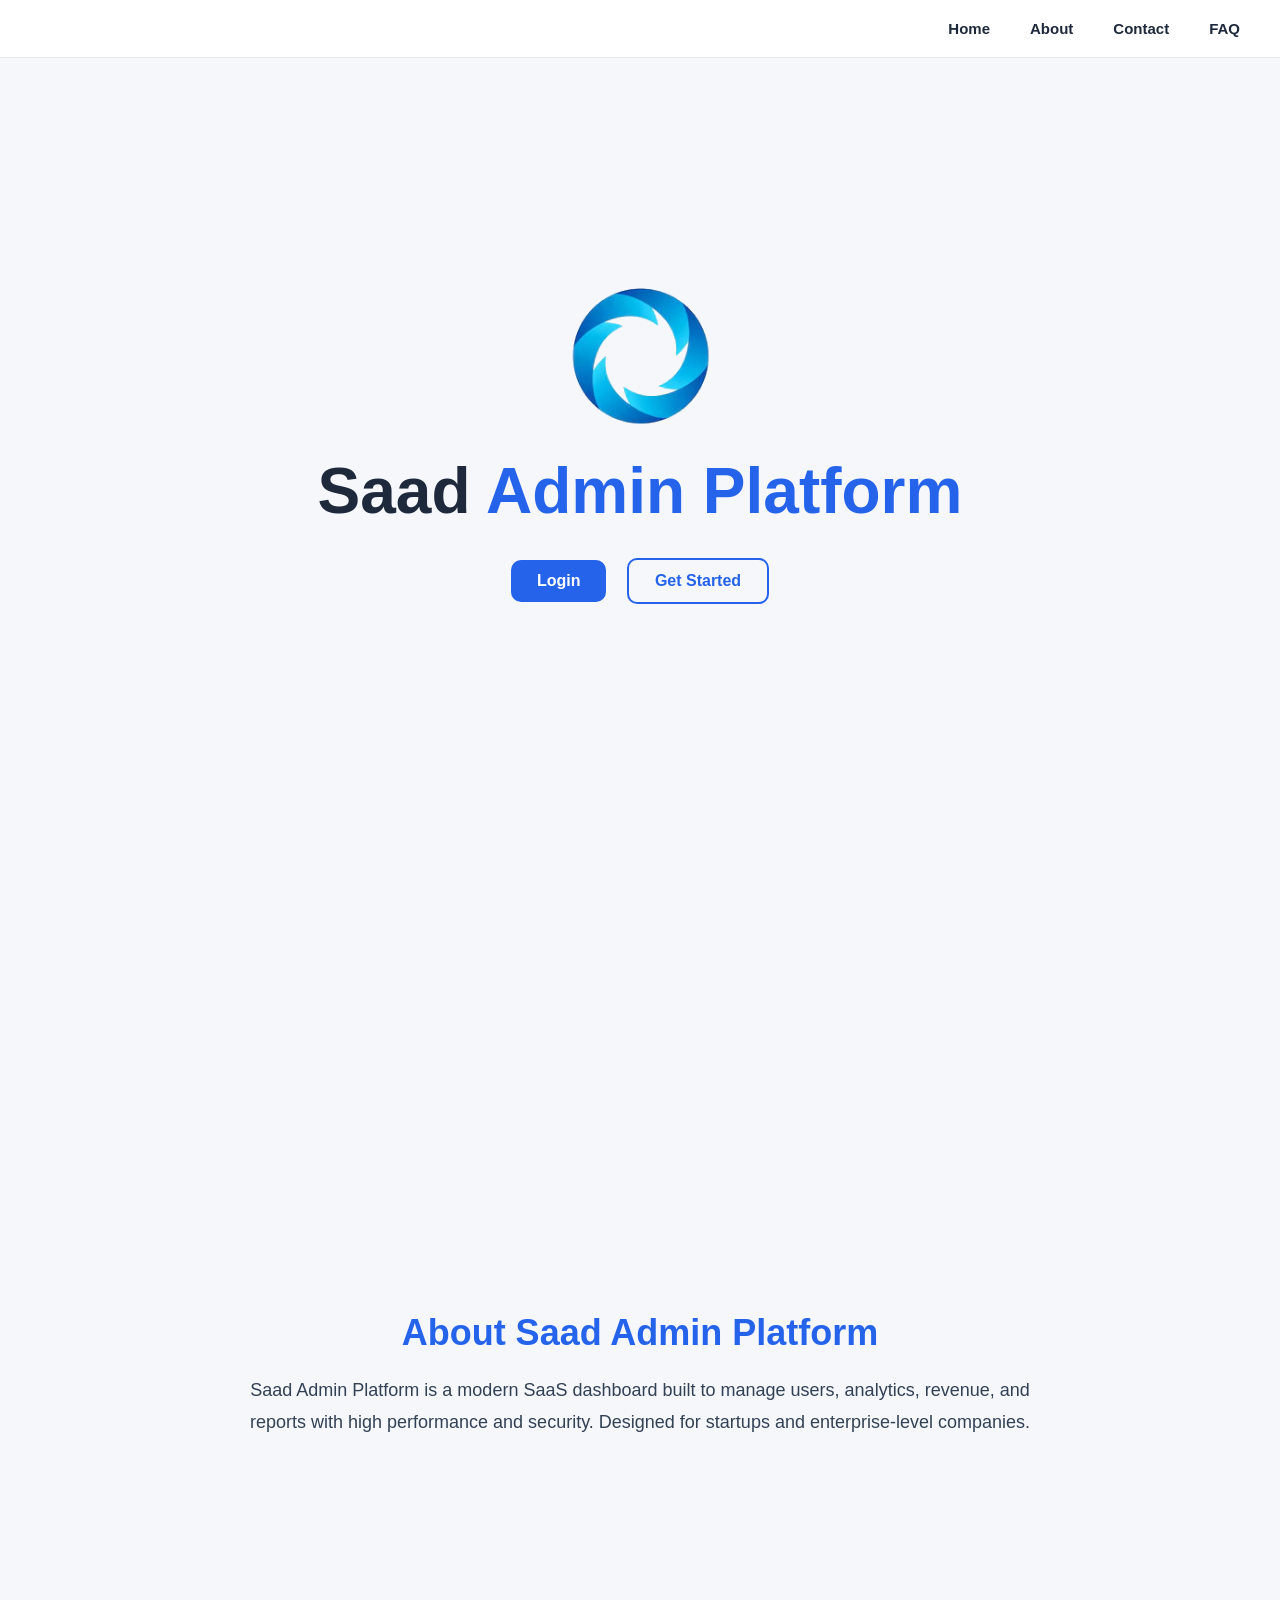
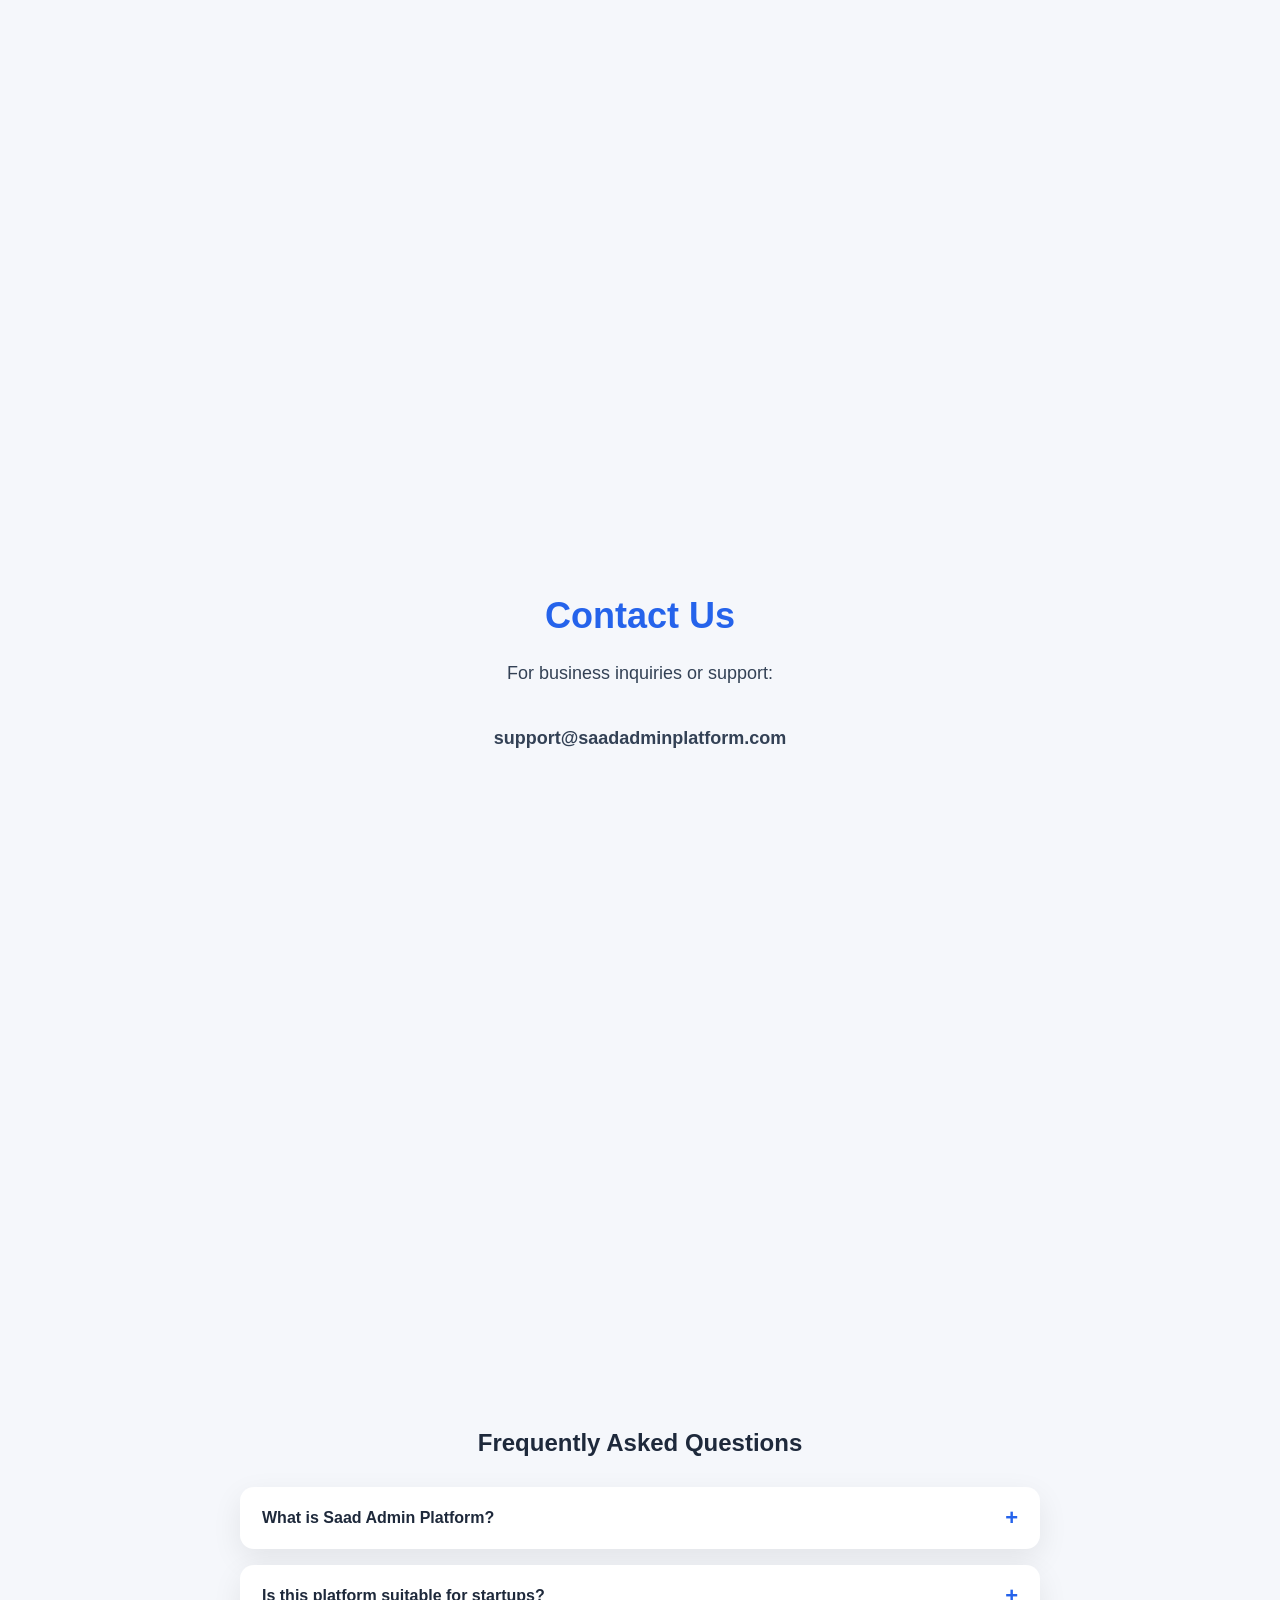
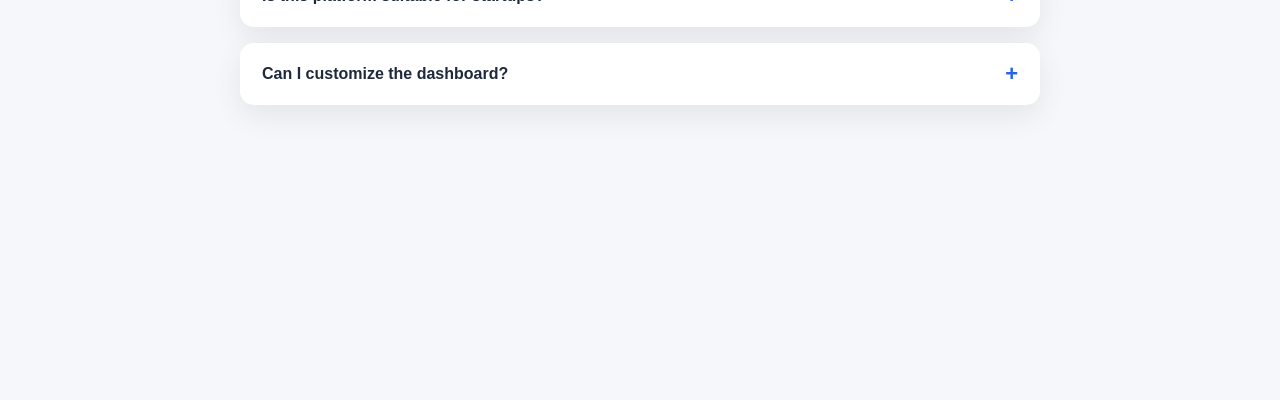
<file: Saad-admin-platform/index.html>
<!DOCTYPE html>
<html lang="en">
<head>
  <meta charset="UTF-8">
  <title>Saad Admin Platform</title>
  <meta name="viewport" content="width=device-width, initial-scale=1.0">

  <style>
    * {
      margin: 0;
      padding: 0;
      box-sizing: border-box;
      font-family: 'Poppins', sans-serif;
    }

    html {
      scroll-behavior: smooth;
    }

    body {
      background: #f5f7fb;
      color: #1e293b;
    }

    /* ================= HEADER ================= */
    header {
      position: fixed;
      top: 0;
      width: 100%;
      background: rgba(255,255,255,0.95);
      backdrop-filter: blur(8px);
      border-bottom: 1px solid #e5e7eb;
      padding: 16px 40px;
      display: flex;
      justify-content: flex-end;
      align-items: center;
      gap: 40px;
      z-index: 1000;
    }

    header a {
      position: relative;
      text-decoration: none;
      color: #1e293b;
      font-weight: 600;
      font-size: 15px;
      padding: 4px 0;
      transition: color 0.3s ease;
    }

    /* Hover احترافي */
    header a::after {
      content: "";
      position: absolute;
      left: 0;
      bottom: -6px;
      width: 0;
      height: 2px;
      background: linear-gradient(90deg, #2563eb, #60a5fa);
      transition: width 0.3s ease;
    }

    header a:hover {
      color: #2563eb;
    }

    header a:hover::after {
      width: 100%;
    }

    /* ================= SECTIONS ================= */
    section {
      min-height: 100vh;
      display: flex;
      align-items: center;
      justify-content: center;
      text-align: center;
      padding: 110px 20px 60px;
    }

    /* ================= HERO ================= */
  /* HERO */
.hero {
  min-height: 100vh;
  display: flex;
  flex-direction: column;
  align-items: center;
  justify-content: center;
  text-align: center;
  padding: 10px 20px 40px; /* زوّد padding-top من 100px → 150px */
}
.hero img {
  max-width: 200px; /* حجم الصورة */
  margin-bottom: 20px; /* مسافة بين الصورة والعنوان */
}

.hero h1 {
  font-size: 64px;
  margin-bottom: 16px;
}

.hero h1 span {
  color: #2563eb;
}

.hero .cta {
  margin-top: 30px;
}

    .btn {
      padding: 12px 26px;
      background: #2563eb;
      color: #fff;
      text-decoration: none;
      border-radius: 10px;
      font-weight: 700;
      margin: 0 8px;
      display: inline-block;
      transition: all 0.25s ease;
    }

    .btn:hover {
      transform: translateY(-2px);
      box-shadow: 0 10px 25px rgba(37,99,235,0.3);
    }

    .btn.outline {
      background: transparent;
      border: 2px solid #2563eb;
      color: #2563eb;
    }

    .btn.outline:hover {
      background: #2563eb;
      color: #fff;
    }

    /* ================= CONTENT ================= */
    .content {
      max-width: 800px;
    }

    .content h2 {
      font-size: 36px;
      margin-bottom: 20px;
      color: #2563eb;
    }

    .content p {
      font-size: 18px;
      line-height: 1.8;
      color: #334155;
    }

    /* ================= FAQ ================= */
    .faq {
      width: 100%;
      max-width: 800px;
      text-align: left;
    }

    .faq-item {
      background: #fff;
      border-radius: 14px;
      margin-bottom: 16px;
      box-shadow: 0 10px 30px rgba(0,0,0,0.08);
      overflow: hidden;
      transition: 0.3s ease;
    }

    .faq-question {
      padding: 18px 22px;
      font-weight: 600;
      cursor: pointer;
      display: flex;
      justify-content: space-between;
      align-items: center;
      color: #1e293b;
    }

    .faq-question span {
      font-size: 22px;
      color: #2563eb;
      transition: transform 0.3s ease;
    }

    .faq-answer {
      max-height: 0;
      overflow: hidden;
      padding: 0 22px;
      color: #475569;
      line-height: 1.7;
      transition: max-height 0.35s ease, padding 0.35s ease;
    }

    .faq-item.active .faq-answer {
      max-height: 200px;
      padding: 0 22px 18px;
    }

    .faq-item.active .faq-question span {
      transform: rotate(45deg);
    }

    /* ================= MOBILE ================= */
    @media (max-width: 600px) {
      .hero h1 {
        font-size: 42px;
      }

      header {
        gap: 20px;
        padding: 14px;
      }
    }
  </style>
</head>

<body>

<!-- HEADER -->
<header>
  <a href="#home">Home</a>
  <a href="#about">About</a>
  <a href="#contact">Contact</a>
  <a href="#faq">FAQ</a>
</header>

<!-- HOME -->
 <section id="home" class="hero">
  <div>
    <img src="assets/gradient-o-logo-pack_23-2148881361.png">
    <h1>Saad <span>Admin Platform</span></h1>

    <div class="cta">
      <a href="login.html" class="btn">Login</a>
      <a href="register.html" class="btn outline">Get Started</a>
    </div>
  </div>
</section>

<!-- ABOUT -->
<section id="about">
  <div class="content">
    <h2>About Saad Admin Platform</h2>
    <p>
      Saad Admin Platform is a modern SaaS dashboard built to manage users,
      analytics, revenue, and reports with high performance and security.
      Designed for startups and enterprise-level companies.
    </p>
  </div>
</section>

<!-- CONTACT -->
<section id="contact">
  <div class="content">
    <h2>Contact Us</h2>
    <p>
      For business inquiries or support:<br><br>
      <strong>support@saadadminplatform.com</strong>
    </p>
  </div>
</section>

<!-- FAQ -->
<section id="faq">
  <div class="faq">
    <h2 style="text-align:center;margin-bottom:30px;">Frequently Asked Questions</h2>

    <div class="faq-item">
      <div class="faq-question">
        What is Saad Admin Platform?
        <span>+</span>
      </div>
      <div class="faq-answer">
        Saad Admin Platform is a SaaS dashboard for managing users, analytics,
        revenue tracking, and reports in one place.
      </div>
    </div>

    <div class="faq-item">
      <div class="faq-question">
        Is this platform suitable for startups?
        <span>+</span>
      </div>
      <div class="faq-answer">
        Yes, it is designed to scale from small startups to large enterprises.
      </div>
    </div>

    <div class="faq-item">
      <div class="faq-question">
        Can I customize the dashboard?
        <span>+</span>
      </div>
      <div class="faq-answer">
        Absolutely. You can customize themes, charts, roles, and permissions.
      </div>
    </div>

  </div>
</section>

<script>
  document.querySelectorAll('.faq-question').forEach(q => {
    q.addEventListener('click', () => {
      q.parentElement.classList.toggle('active');
    });
  });
</script>

</body>
</html>
</file>
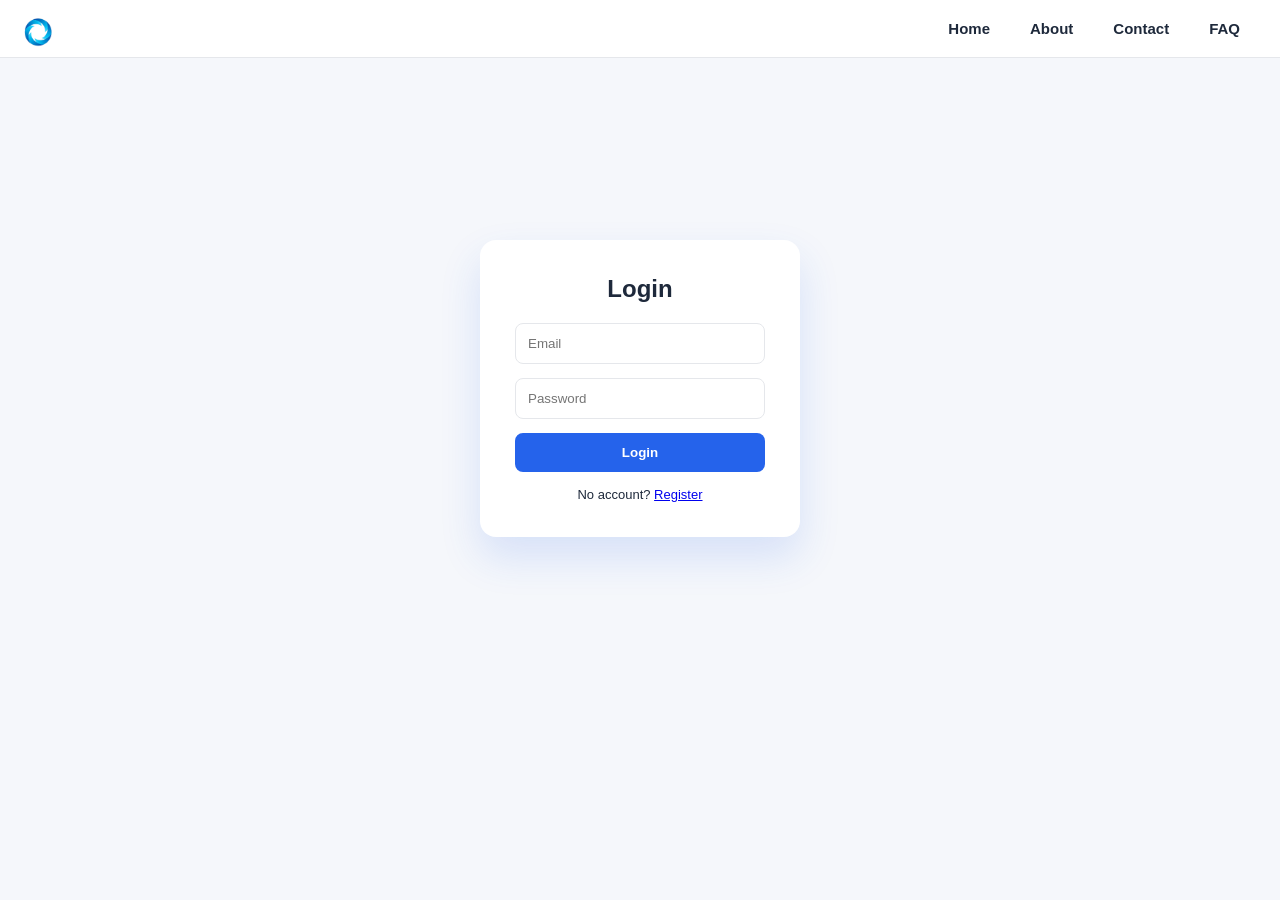
<file: Saad-admin-platform/login.html>
<!DOCTYPE html>
<html lang="en">
<head>
  <meta charset="UTF-8">
  <title>Login | Saad Admin</title>
  <meta name="viewport" content="width=device-width, initial-scale=1.0">
  <link rel="stylesheet" href="css/style.css">
  <header>
     <img class="logo-hero" src="assets/gradient-o-logo-pack_23-2148881361.png">
  <a href="index.html">Home</a>
  <a href="index.html">About</a>
  <a href="index.html">Contact</a>
  <a href="index.html">FAQ</a>
</header>

</head>
<body>

<div class="auth-box">
  <h2>Login</h2>

  <form id="loginForm">
  <input type="email" id="email" placeholder="Email" required>
  <input type="password" id="password" placeholder="Password" required>
  
</form>
 <button id="loginBtn">Login</button>

  <p>No account? <a href="register.html">Register</a></p>
</div>
<script src="js/guard.js"></script>
<script src="js/auth.js"></script>
</body>
</html>
</file>
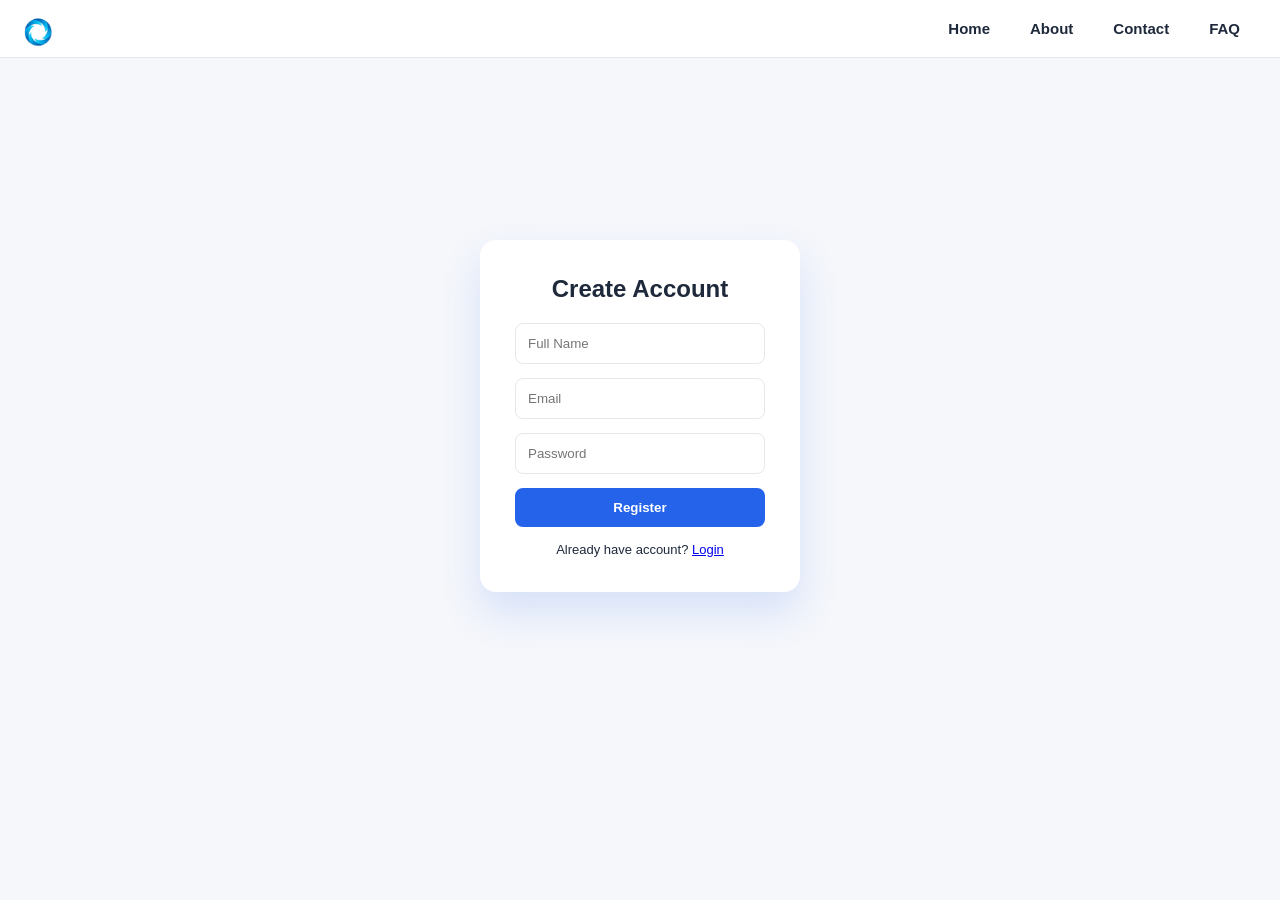
<file: Saad-admin-platform/register.html>
<!DOCTYPE html>
<html lang="en">
<head>
  <meta charset="UTF-8">
  <title>Register | Saad Admin</title>
  <meta name="viewport" content="width=device-width, initial-scale=1.0">
  <link rel="stylesheet" href="css/style.css">
  <header>
    <img class="logo-hero" src="assets/gradient-o-logo-pack_23-2148881361.png">
  <a href="index.html">Home</a>
  <a href="index.html">About</a>
  <a href="index.html">Contact</a>
  <a href="index.html">FAQ</a>
</header>
</head>
<body>

<div class="auth-box">
  <h2>Create Account</h2>

  <input type="text" id="name" placeholder="Full Name">
  <input type="email" id="email" placeholder="Email">
  <input type="password" id="password" placeholder="Password">

  <button onclick="register()">Register</button>

  <p>Already have account? <a href="login.html">Login</a></p>
</div>

<script src="js/auth.js"></script>
</body>
</html>
</file>
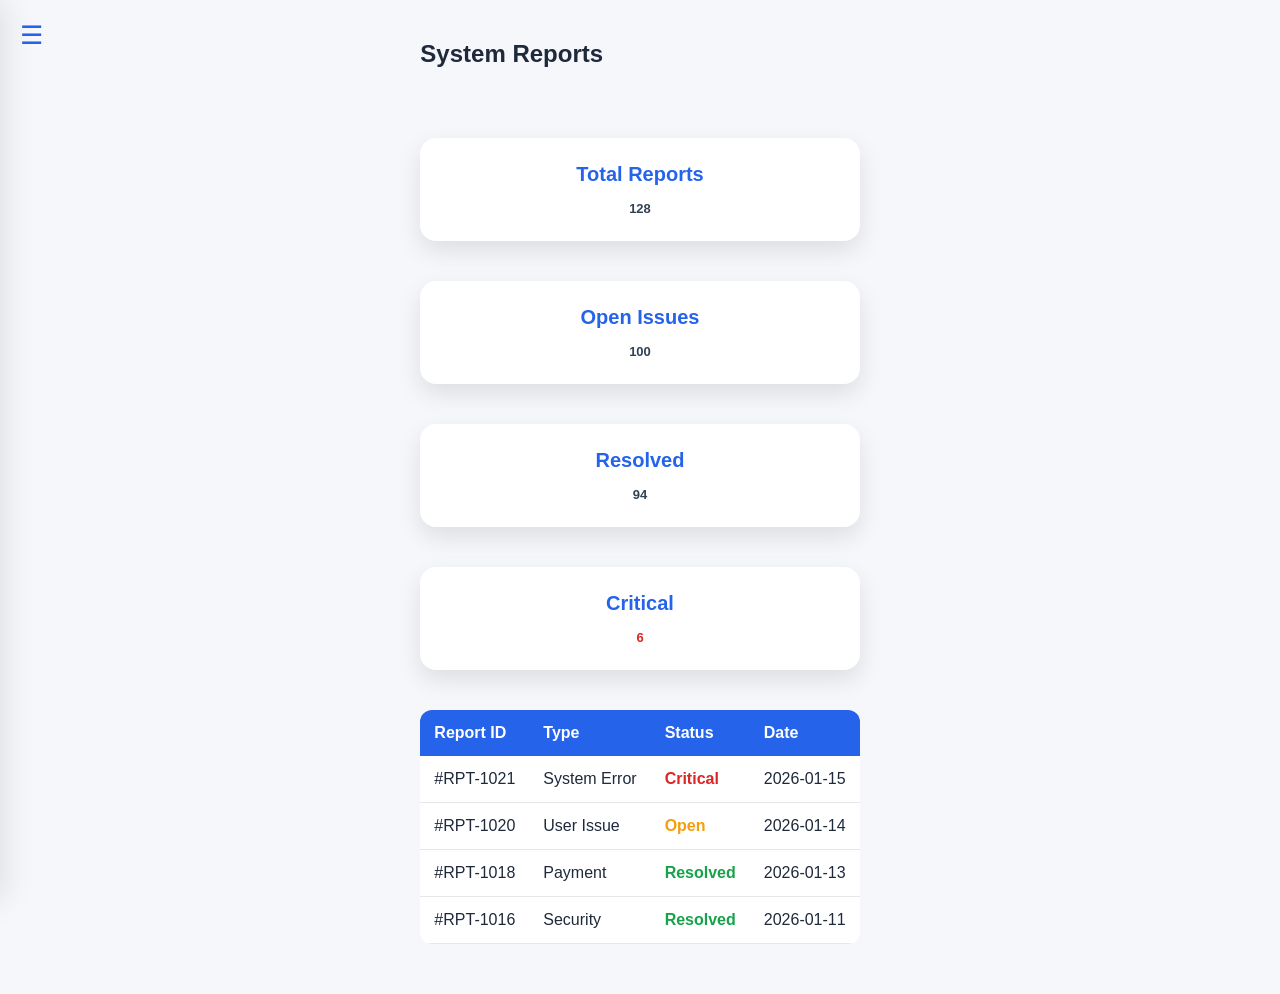
<file: Saad-admin-platform/reports.html>
<!DOCTYPE html>
<html lang="en">
<head>
  <meta charset="UTF-8">
  <title>Reports | Saad Admin Platform</title>
  <meta name="viewport" content="width=device-width, initial-scale=1.0">

  <!-- Main Style -->
  <link rel="stylesheet" href="css/style.css">
</head>
<body>

<button id="menuBtn" class="menu-btn">☰</button>

<!-- السايد منيو -->
<div id="sideMenu" class="side-menu">
  <button id="closeMenu" class="close-btn">✕</button>

  <ul>
    <li><a href="dashboard.html">Dashboard</a></li>
    <li><a href="users.html">Users</a></li>
    <li><a href="reports.html">Reports</a></li>
    <li><a href="settings.html">Settings</a></li>
     <button class="logout-btn" onclick="logout()">Logout</button>
  </aside>
  </ul>
</div>


<!-- المحتوى الرئيسي -->
<div class="dashboard">
  <main class="main">

    <h2 style="margin-bottom: 30px;">System Reports</h2>

    <!-- كروت التقارير -->
    <section class="cards">
      <div class="card">
        <h4>Total Reports</h4>
        <p>128</p>
      </div>

      <div class="card">
        <h4>Open Issues</h4>
        <p class="sss">100</p>
      </div>

      <div class="card">
        <h4>Resolved</h4>
     <p class="sss">94</p>
      </div>

      <div class="card">
        <h4>Critical</h4>
        <p style="color:#dc2626;">6</p>
      </div>
    </section>

    <!-- جدول التقارير -->
    <table class="users-table" style="margin-top:40px;">
      <thead>
        <tr>
          <th>Report ID</th>
          <th>Type</th>
          <th>Status</th>
          <th>Date</th>
        </tr>
      </thead>

      <tbody>
        <tr>
          <td>#RPT-1021</td>
          <td>System Error</td>
          <td style="color:#dc2626;font-weight:600;">Critical</td>
          <td>2026-01-15</td>
        </tr>

        <tr>
          <td>#RPT-1020</td>
          <td>User Issue</td>
          <td style="color:#f59e0b;font-weight:600;">Open</td>
          <td>2026-01-14</td>
        </tr>

        <tr>
          <td>#RPT-1018</td>
          <td>Payment</td>
          <td style="color:#16a34a;font-weight:600;">Resolved</td>
          <td>2026-01-13</td>
        </tr>

        <tr>
          <td>#RPT-1016</td>
          <td>Security</td>
          <td style="color:#16a34a;font-weight:600;">Resolved</td>
          <td>2026-01-11</td>
        </tr>
      </tbody>
    </table>

  </main>
</div>

<!-- JavaScript -->
<script>
const menuBtn = document.getElementById("menuBtn");
const sideMenu = document.getElementById("sideMenu");
const closeMenu = document.getElementById("closeMenu");
const overlay = document.getElementById("overlay");

menuBtn.addEventListener("click", () => {
  sideMenu.classList.add("active");
  overlay.classList.add("active");
  
});

closeMenu.addEventListener("click", closeSideMenu);
overlay.addEventListener("click", closeSideMenu);

function closeSideMenu() {
  sideMenu.classList.remove("active");
  overlay.classList.remove("active");
}
const users = [
  { name: "Admin", email: "admin@test.com", role: "Admin" },
  { name: "User", email: "user@test.com", role: "User" }
];
function logout() {
  localStorage.removeItem("auth");
  window.location.href = "login.html";
}

</script>
<script>
document.addEventListener('DOMContentLoaded', () => {
  const savedTheme = localStorage.getItem('theme');
  const savedLang  = localStorage.getItem('lang');
  const sideMenuEl = document.getElementById('sideMenu');

  // ===== APPLY THEME =====
  if(savedTheme === 'dark'){
    document.body.classList.add('dark-mode');
    if(sideMenuEl) sideMenuEl.classList.add('dark-mode');
  }

  // ===== APPLY LANGUAGE =====
  if(savedLang === 'ar'){
    document.body.dir = 'rtl';
  } else {
    document.body.dir = 'ltr';
  }
});
</script>
</body>
</html>
</file>
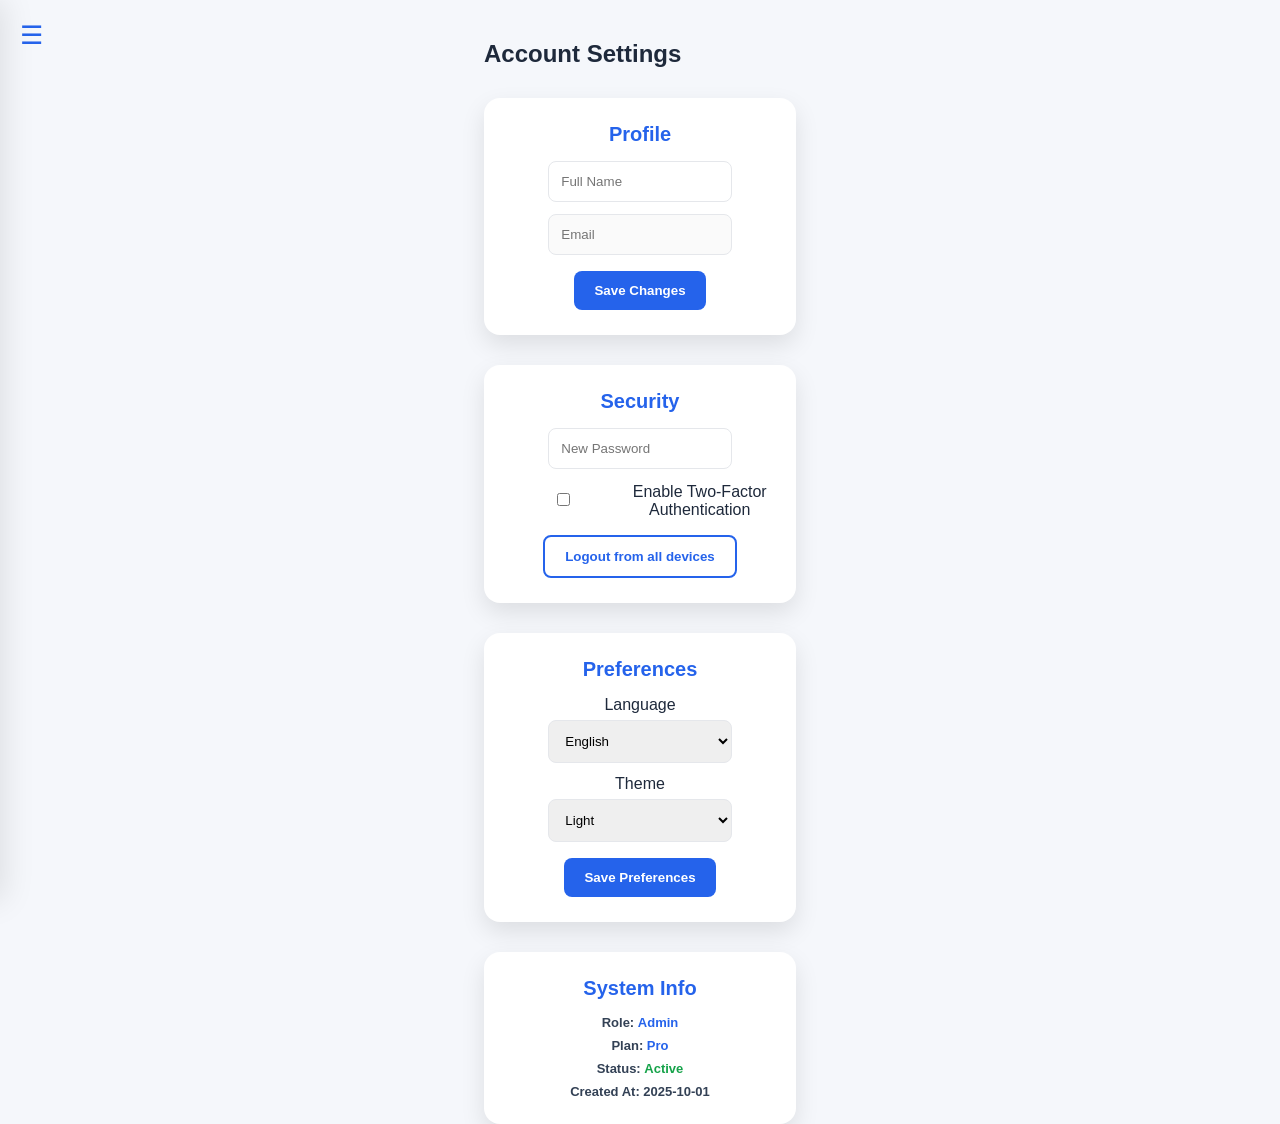
<file: Saad-admin-platform/settings.html>
<!DOCTYPE html>
<html lang="en">
<head>
  <meta charset="UTF-8">
  <title>Settings | Saad Admin Platform</title>
  <meta name="viewport" content="width=device-width, initial-scale=1.0">
  <link rel="stylesheet" href="css/style.css">
</head>
<body>
<button id="menuBtn" class="menu-btn">☰</button>

<!-- السايد منيو -->
<div id="sideMenu" class="side-menu">
  <button id="closeMenu" class="close-btn">✕</button>

  <ul>
    <li><a href="dashboard.html">Dashboard</a></li>
    <li><a href="users.html">Users</a></li>
    <li><a href="reports.html">Reports</a></li>
    <li><a href="settings.html">Settings</a></li>
     <button class="logout-btn" onclick="logout()">Logout</button>
  </aside>
  </ul>
</div>

<div class="dashboard">
  <main class="main">

    <h2 style="margin-bottom:30px;">Account Settings</h2>

    <!-- PROFILE -->
    <div class="card" style="margin-bottom:30px;">
      <h4>Profile</h4>
      <input type="text" placeholder="Full Name" style="margin-top:12px;">
      <input type="email" placeholder="Email" disabled style="margin-top:12px;">
      <button class="btn" style="margin-top:16px;">Save Changes</button>
    </div>

    <!-- SECURITY -->
    <div class="card" style="margin-bottom:30px;">
      <h4>Security</h4>
      <input type="password" placeholder="New Password" style="margin-top:12px;">
      <label style="display:flex;align-items:center;gap:10px;margin-top:14px;">
        <input type="checkbox"> Enable Two-Factor Authentication
      </label>
      <button class="btn outline" style="margin-top:16px;">Logout from all devices</button>
    </div>

    <!-- PREFERENCES -->
    <!-- PREFERENCES -->
<div class="card" style="margin-bottom:30px;">
  <h4>Preferences</h4>

  <label for="langSelect" style="margin-top:12px;display:block;">Language</label>
  <select id="langSelect" style="margin-top:6px;">
    <option value="en">English</option>
    
  </select>

  <label for="themeSelect" style="margin-top:12px;display:block;">Theme</label>
  <select id="themeSelect" style="margin-top:6px;">
    <option value="light">Light</option>
    <option value="dark">Dark</option>
  </select>

  <button id="savePrefs" class="btn" style="margin-top:16px;">Save Preferences</button>
</div>

    <!-- SYSTEM INFO -->
    <div class="card">
      <h4>System Info</h4>
      <p>Role: <strong>Admin</strong></p>
      <p>Plan: <strong>Pro</strong></p>
      <p>Status: <strong style="color:#16a34a;">Active</strong></p>
      <p>Created At: 2025-10-01</p>
    </div>

  </main>
</div>

<script>
const menuBtn = document.getElementById("menuBtn");
const sideMenu = document.getElementById("sideMenu");
const closeMenu = document.getElementById("closeMenu");
const overlay = document.getElementById("overlay");

menuBtn.addEventListener("click", () => {
  sideMenu.classList.add("active");
  overlay.classList.add("active");
  
});

closeMenu.addEventListener("click", closeSideMenu);
overlay.addEventListener("click", closeSideMenu);

function closeSideMenu() {
  sideMenu.classList.remove("active");
  overlay.classList.remove("active");
}
const users = [
  { name: "Admin", email: "admin@test.com", role: "Admin" },
  { name: "User", email: "user@test.com", role: "User" }
];

function logout() {
  localStorage.removeItem("auth");
  window.location.href = "login.html";
}

</script>
<script>
const saveBtn = document.getElementById('savePrefs');
const langSelect = document.getElementById('langSelect');
const themeSelect = document.getElementById('themeSelect');
const sideMenuEl = document.getElementById('sideMenu');

saveBtn.addEventListener('click', () => {

  // ===== LANGUAGE =====
  if(langSelect.value === 'ar'){
    document.body.dir = 'rtl';
    localStorage.setItem('lang', 'ar');
  } else {
    document.body.dir = 'ltr';
    localStorage.setItem('lang', 'en');
  }

  // ===== THEME =====
  if(themeSelect.value === 'dark'){
    document.body.classList.add('dark-mode');
    sideMenuEl.classList.add('dark-mode');
    localStorage.setItem('theme', 'dark');
  } else {
    document.body.classList.remove('dark-mode');
    sideMenuEl.classList.remove('dark-mode');
    localStorage.setItem('theme', 'light');
  }

});
</script>
<script>
document.addEventListener('DOMContentLoaded', () => {
  const savedTheme = localStorage.getItem('theme');
  const savedLang  = localStorage.getItem('lang');
  const sideMenuEl = document.getElementById('sideMenu');

  // ===== APPLY THEME =====
  if(savedTheme === 'dark'){
    document.body.classList.add('dark-mode');
    if(sideMenuEl) sideMenuEl.classList.add('dark-mode');
  }

  // ===== APPLY LANGUAGE =====
  if(savedLang === 'ar'){
    document.body.dir = 'rtl';
  } else {
    document.body.dir = 'ltr';
  }
});
</script>
</body>
</html>
</file>
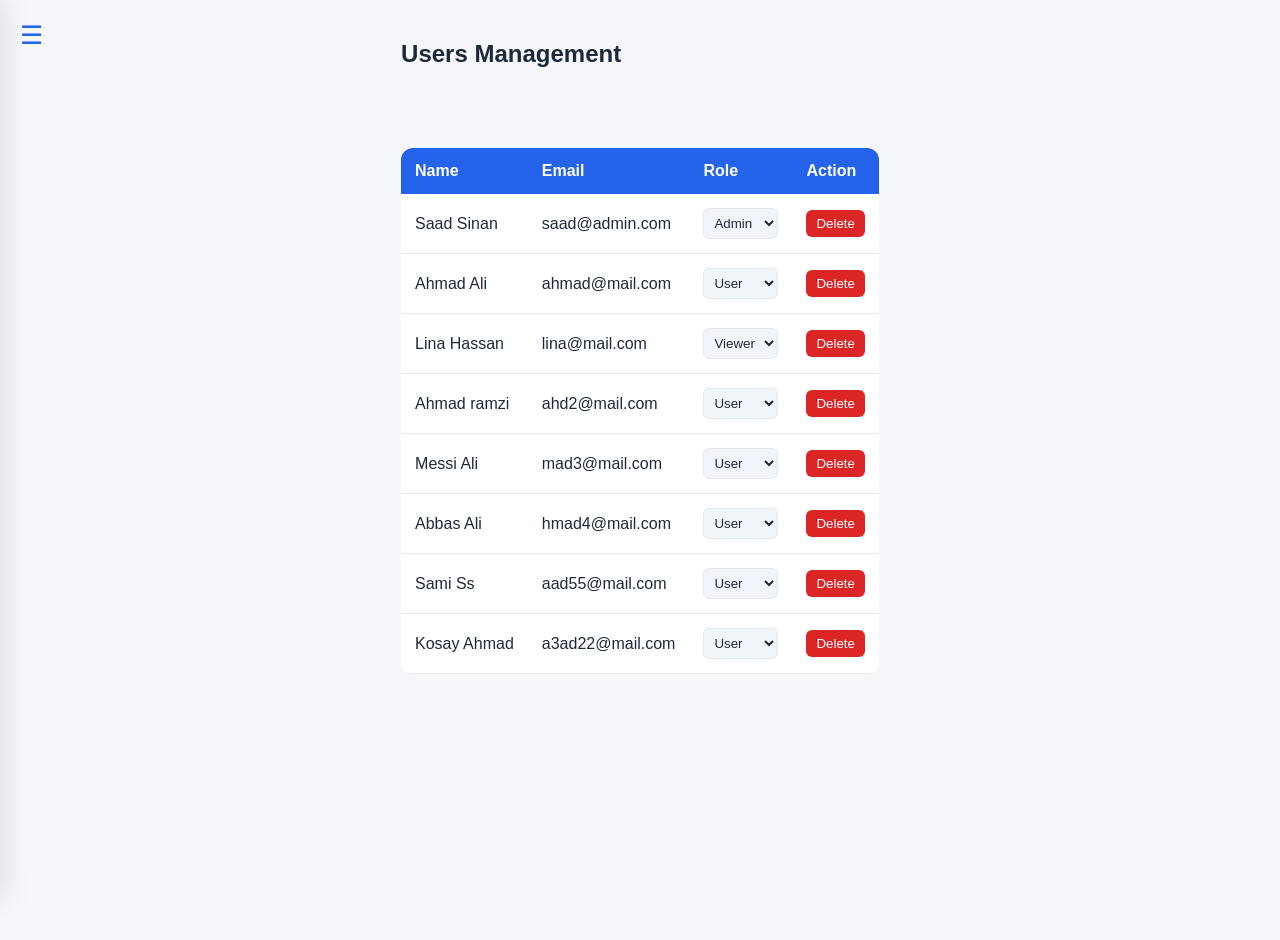
<file: Saad-admin-platform/users.html>
<!DOCTYPE html>
<html lang="en">
<head>
  <meta charset="UTF-8">
  <title>Users | Saad Admin Platform</title>
  <meta name="viewport" content="width=device-width, initial-scale=1.0">

  <!-- Main Style -->
  <link rel="stylesheet" href="css/style.css">
</head>
<body>
<!-- SIDEBAR -->
   <!-- زر فتح القائمة -->
<button id="menuBtn" class="menu-btn">☰</button>

<!-- السايد منيو -->
<div id="sideMenu" class="side-menu">
  <button id="closeMenu" class="close-btn">✕</button>

  <ul>
    <li><a href="dashboard.html">Dashboard</a></li>
    <li><a href="users.html">Users</a></li>
    <li><a href="reports.html">Reports</a></li>
    <li><a href="settings.html">Settings</a></li>
     <button class="logout-btn" onclick="logout()">Logout</button>
  </aside>
  </ul>
</div>


<!-- المحتوى الرئيسي -->
<div class="dashboard">
  <main class="main">

    <h2 style="margin-bottom: 25px;">Users Management</h2>

    <!-- جدول المستخدمين -->
    <table class="users-table">
      <thead>
        <tr>
          <th>Name</th>
          <th>Email</th>
          <th>Role</th>
          <th>Action</th>
        </tr>
      </thead>

      <tbody>
        <tr>
          <td>Saad Sinan</td>
          <td>saad@admin.com</td>
          <td>
            <select>
              <option>Admin</option>
              <option>User</option>
              <option>Viewer</option>
            </select>
          </td>
          <td>
            <button>Delete</button>
          </td>
        </tr>

        <tr>
          <td>Ahmad Ali</td>
          <td>ahmad@mail.com</td>
          <td>
            <select>
              <option>User</option>
              <option>Admin</option>
              <option>Viewer</option>
            </select>
          </td>
          <td>
            <button>Delete</button>
          </td>
        </tr>

        <tr>
          <td>Lina Hassan</td>
          <td>lina@mail.com</td>
          <td>
            <select>
              <option>Viewer</option>
              <option>User</option>
              <option>Admin</option>
            </select>
          </td>
          <td>
            <button>Delete</button>
          </td>
        </tr>
        <tr>
          <td>Ahmad ramzi</td>
          <td>ahd2@mail.com</td>
          <td>
            <select>
              <option>User</option>
              <option>Admin</option>
              <option>Viewer</option>
            </select>
          </td>
          <td>
            <button>Delete</button>
          </td>
        </tr>
        <tr>
          <td>Messi Ali</td>
          <td>mad3@mail.com</td>
          <td>
            <select>
              <option>User</option>
              <option>Admin</option>
              <option>Viewer</option>
            </select>
          </td>
          <td>
            <button>Delete</button>
          </td>
        </tr>
        <tr>
          <td>Abbas Ali</td>
          <td>hmad4@mail.com</td>
          <td>
            <select>
              <option>User</option>
              <option>Admin</option>
              <option>Viewer</option>
            </select>
          </td>
          <td>
            <button>Delete</button>
          </td>
        </tr>
        <tr>
          <td>Sami Ss</td>
          <td>aad55@mail.com</td>
          <td>
            <select>
              <option>User</option>
              <option>Admin</option>
              <option>Viewer</option>
            </select>
          </td>
          <td>
            <button>Delete</button>
          </td>
        </tr>
        <tr>
          <td>Kosay Ahmad</td>
          <td>a3ad22@mail.com</td>
          <td>
            <select>
              <option>User</option>
              <option>Admin</option>
              <option>Viewer</option>
            </select>
          </td>
          <td>
            <button>Delete</button>
          </td>
        </tr>
      </tbody>
    </table>

  </main>
</div>

<!-- JavaScript -->
<script>
const menuBtn = document.getElementById("menuBtn");
const sideMenu = document.getElementById("sideMenu");
const closeMenu = document.getElementById("closeMenu");
const overlay = document.getElementById("overlay");

menuBtn.addEventListener("click", () => {
  sideMenu.classList.add("active");
  overlay.classList.add("active");
  
});

closeMenu.addEventListener("click", closeSideMenu);
overlay.addEventListener("click", closeSideMenu);

function closeSideMenu() {
  sideMenu.classList.remove("active");
  overlay.classList.remove("active");
}
const users = [
  { name: "Admin", email: "admin@test.com", role: "Admin" },
  { name: "User", email: "user@test.com", role: "User" }
];

</script>
<script>
document.addEventListener('DOMContentLoaded', () => {
  const savedTheme = localStorage.getItem('theme');
  const savedLang  = localStorage.getItem('lang');
  const sideMenuEl = document.getElementById('sideMenu');

  // ===== APPLY THEME =====
  if(savedTheme === 'dark'){
    document.body.classList.add('dark-mode');
    if(sideMenuEl) sideMenuEl.classList.add('dark-mode');
  }

  // ===== APPLY LANGUAGE =====
  if(savedLang === 'ar'){
    document.body.dir = 'rtl';
  } else {
    document.body.dir = 'ltr';
  }
});
</script>
</body>
</html>
</file>
<file: Saad-admin-platform/css/style.css>
* {
  margin: 0;
  padding: 0;
  box-sizing: border-box;
  font-family: 'Poppins', sans-serif;
}
p {


font-size: 13px !important;
text-align: center;
margin-top: 15px;



}
body {
  background: #f5f7fb;
  color: #1e293b;
  min-height: 100vh;
  display: flex;
  align-items: center;
  justify-content: center;
}

/* Landing */
.landing-header {
  text-align: center;
}

.landing-header h1 span {
  color: #2563eb;
}

.cta {
  margin-top: 30px;
}

.btn {
  padding: 12px 24px;
  background: #2563eb;
  color: #fff;
  text-decoration: none;
  border-radius: 8px;
  font-weight: 700;
  margin: 0 6px;
}

.btn.outline {
  background: transparent;
  border: 2px solid #2563eb;
  color: #2563eb;
}

/* Auth */
.auth-box {
  background: #ffffff;
  padding: 35px;
  border-radius: 16px;
  width: 320px;
  box-shadow: 0 20px 40px rgba(37,99,235,0.15);
  margin-top: 200px;
}

.auth-box h2 {
  margin-bottom: 20px;
  text-align: center;
}

.auth-box input {
  width: 100%;
  padding: 12px;
  margin-bottom: 14px;
  border-radius: 8px;
  border: 1px solid #e5e7eb;
}

.auth-box button {
  width: 100%;
  padding: 12px;
  background: #2563eb;
  color: #fff;
  border: none;
  border-radius: 8px;
  font-weight: 700;
  cursor: pointer;
}

/* DASHBOARD LAYOUT */
.dashboard {
  display: flex;
  min-height: 100vh;
}

/* SIDEBAR */
.sidebar {
  width: 240px;
  background: linear-gradient(180deg, #ffffff, #f1f5f9);
  padding: 30px 20px;
  border-right: 1px solid #e5e7eb;
}

.sidebar h2 {
  color: #2563eb;
  margin-bottom: 40px;
  font-size: 24px;
}

.sidebar h2 span {
  color: #1e293b;
}

.sidebar nav a {
  display: block;
  padding: 12px 14px;
  margin-bottom: 12px;
  border-radius: 8px;
  cursor: pointer;
  font-weight: 600;
  color: #334155;
  transition: 0.3s;
}

.sidebar nav a:hover,
.sidebar nav a.active {
  background: #2563eb;
  color: #fff;
}

.logout-btn {
  margin-top: 40px;
  width: 100%;
  padding: 10px;
  border: none;
  border-radius: 8px;
  background: #dc2626;
  color: #fff;
  font-weight: 700;
  cursor: pointer;
}

/* MAIN */
.main {
  flex: 1;
  padding: 30px;
}

/* TOPBAR */
.topbar {
  margin-bottom: 30px;
}

/* CARDS */
.cards {
  display: grid;
  grid-template-columns: repeat(auto-fit, minmax(220px, 1fr));
  gap: 20px;
  margin-bottom: 40px;
  margin-top: 50px;
}

.card {
  background: #ffffff;
  padding: 25px;
  border-radius: 16px;
  box-shadow: 0 15px 35px rgba(37,99,235,0.12);
}

.card h4 {
  color: #64748b;
  margin-bottom: 10px;
}

.card p {
  font-size: 28px;
  font-weight: 800;
  color: #2563eb;
}

/* CHARTS */
.charts {
  display: flex;
  justify-content: center;
  gap: 30px;
  flex-wrap: wrap;
  margin-top: 100px;
  cursor: pointer;
}

.chart-box {
  background: #fff; /* خلفية بيضاء احترافية */
  padding: 25px;
  border-radius: 16px;
  box-shadow: 0 10px 25px rgba(0,0,0,0.1);
  width: 400px;
  max-width: 90vw;
}

.chart-box h3 {
  text-align: center;
  margin-bottom: 20px;
  color: #1e3a8a; /* أزرق احترافي */
  font-family: 'Poppins', sans-serif;
}

/* Responsive */
@media (max-width: 768px) {
  .charts {
    flex-direction: column;
    align-items: center;
  }
  .chart-box {
    width: 90%;
  }
}

/* USERS TABLE */
.users-table {
  width: 100%;
  border-collapse: collapse;
  background: #ffffff;
  border-radius: 12px;
  overflow: hidden;
  margin-bottom: 50px;
  margin-top: 80px;
}

.users-table th,
.users-table td {
  padding: 14px;
  text-align: left;
}

.users-table thead {
  background: #2563eb;
  color: #fff;
}

.users-table tbody tr {
  border-bottom: 1px solid #e5e7eb;
  
}

.users-table select {
  padding: 6px;
  border-radius: 6px;
  background: #f1f5f9;
  color: #1e293b;
  border: 1px solid #e5e7eb;
}

.users-table button {
  padding: 6px 10px;
  border: none;
  border-radius: 6px;
  background: #dc2626;
  color: #fff;
  cursor: pointer;
}

/* زر الثلاث خطوط */
.menu-btn {
  color: #2563eb;
  position: fixed;
  top: 20px;
  left: 20px;
  font-size: 26px;
  background: none;
  border: none;
  cursor: pointer;
  z-index: 1100;
}

/* السايد منيو */
.side-menu {
  position: fixed;
  top: 0;
  left: -260px;
  width: 260px;
  height: 100vh;
  background: #ffffff;
  color: #1e293b;
  padding: 70px 22px;
  transition: 0.35s ease;
  z-index: 1200;
  font-family: 'Inter', sans-serif;
  box-shadow: 4px 0 30px rgba(0,0,0,0.1);
}

/* لما تفتح */
.side-menu.active {
  left: 0;
}

/* زر الإكس */
.close-btn {
  position: absolute;
  top: 18px;
  right: 18px;
  background: none;
  border: none;color: #2563eb;
  font-size: 22px;
  cursor: pointer;
  transition: 0.2s;
}

.close-btn:hover {
  transform: rotate(90deg);
  color: #1d4ed8;
}

/* عناصر القائمة */
.side-menu ul {
  list-style: none;
  padding: 0;
  margin-top: 20px;
}

.side-menu li {
  margin-bottom: 8px;
}

.side-menu a {
  display: flex;
  align-items: center;
  gap: 12px;
  padding: 12px 14px;
  border-radius: 10px;
  color: #334155;
  text-decoration: none;
  font-size: 15px;
  font-weight: 500;
  letter-spacing: 0.2px;
  transition: 0.25s ease;
}

.side-menu a:hover {
  background: rgba(37,99,235,0.12);
  color: #2563eb;
  padding-left: 18px;
}

/* الخلفية */
.overlay {
  position: fixed;
  inset: 0;
  background: rgba(0,0,0,0.35);
  display: none;
  z-index: 1000;
}

.overlay.active {
  display: block;
}

/* موبايل */
@media (max-width: 600px) {
  .side-menu {
    width: 180px;
    left: -100%;
  }
}
/* ==========================
   تعديل الشارتات لتكون responsive بالكامل
=========================== */
.chart-box canvas {
  width: 100% !important;   /* يعرض الشارت بعرض الصندوق */
  height: 200px !important; /* ارتفاع ثابت يمكن تغييره حسب الحاجة */
}
/* ===== HEADER ===== */
.main-header {
  width: 100%;
  background: #ffffff;
  border-bottom: 1px solid #e5e7eb;
  position: fixed;
  top: 0;
  left: 0;
  z-index: 2000;
}

.header-container {
  max-width: 1200px;
  margin: auto;
  padding: 16px 24px;
  display: flex;
  justify-content: space-between;
  align-items: center;
}

/* LOGO */
.logo {
  font-size: 22px;
  font-weight: 800;
  color: #2563eb;
}

.logo span {
  color: #1e293b;
}

/* NAV */
.nav-links {
  display: flex;
  gap: 24px;
}

.nav-links a {
  text-decoration: none;
  font-weight: 600;
  color: #334155;
  transition: 0.25s;
}

.nav-links a:hover {
  color: #2563eb;
}

/* حتى ما يغطي الهيدر المحتوى */
body {
  padding-top: 90px;
}

/* موبايل */
@media (max-width: 768px) {
  .nav-links {
    display: none;
  }

  .header-container {
    justify-content: center;
  }
}
/* زر الموبايل */
.mobile-menu-btn {
  display: none;
  font-size: 26px;
  background: none;
  border: none;
  color: #2563eb;
  cursor: pointer;
}

/* منيو الموبايل */
.mobile-menu {
  display: none;
  flex-direction: column;
  background: #ffffff;
  position: fixed;
  top: 70px;
  left: 0;
  width: 100%;
  border-bottom: 1px solid #e5e7eb;
  z-index: 1900;
}

.mobile-menu a {
  padding: 16px;
  text-decoration: none;
  color: #1e293b;
  font-weight: 600;
  border-bottom: 1px solid #f1f5f9;
}

.mobile-menu a:hover {
  background: #f1f5f9;
  color: #2563eb;
}

/* موبايل فقط */
@media (max-width: 768px) {
  .nav-links {
    display: none;
  }

  .mobile-menu-btn {
    display: block;
  }
}
/* ==============================
   SETTINGS PAGE CSS - CENTERED & RESPONSIVE
============================== */

/* Reset & Global */
* {
  margin: 0;
  padding: 0;
  box-sizing: border-box;
  font-family: 'Poppins', sans-serif;
}

body {
  background: #f5f7fb;
  color: #1e293b;
  min-height: 100vh;
  display: flex;
  justify-content: center; /* يوسّط المحتوى أفقياً */
  align-items: flex-start;
  padding-top: 40px; /* مسافة من فوق */
}

/* MAIN CONTENT */
.main {
  width: 100%;
  max-width: 1200px; /* الحد الأقصى للعرض */
  padding: 0 20px;
  margin: 0 auto;
}

/* SETTINGS CARDS */
.card {
  background: #ffffff;
  padding: 25px;
  border-radius: 16px;
  box-shadow: 0 10px 25px rgba(0,0,0,0.1);
  margin-top: 20px;
  text-align: center; /* يوسّط النصوص داخل الكارد */
}

.card h4 {
  color: #2563eb;
  margin-bottom: 15px;
  font-size: 20px;
}

.card p {
  font-size: 15px;
  color: #334155;
  margin-top: 8px;
}

.card strong {
  color: #2563eb;
}

/* FORMS INSIDE SETTINGS */
.card input,
.card select {
  width: 70%; /* أصغر شوي ليكون مركزي */
  padding: 12px;
  margin-top: 8px;
  margin-bottom: 12px;
  border-radius: 8px;
  border: 1px solid #e5e7eb;
  display: block;
  margin-left: auto;
  margin-right: auto; /* يوسّط المدخلات */
}

.card button {
  padding: 12px 20px;
  border: none;
  border-radius: 8px;
  font-weight: 700;
  cursor: pointer;
  color: #fff;
  background: #2563eb;
  transition: 0.2s;
  display: block;
  margin: 0 auto; /* يوسّط الزر */
}

.card button:hover {
  background: #1d4ed8;
}

/* RESPONSIVE */
@media (max-width: 1024px) {
  .main {
    padding: 0 25px;
  }

  .card {
    padding: 22px;
  }

  .card h4 {
    font-size: 18px;
  }
}

@media (max-width: 768px) {
  .main {
    padding: 0 20px;
  }

  .card {
    padding: 20px;
  }

  .card h4 {
    font-size: 17px;
  }

  .card input,
  .card select {
    width: 95%;
  }

  .card button {
    width: 100%;
    padding: 12px;
  }
}

@media (max-width: 480px) {
  .main {
    padding: 0 15px;
  }

  .card {
    padding: 16px;
  }

  .card h4 {
    font-size: 16px;
  }

  .card input,
  .card select {
    width: 100%;
    padding: 10px;
  }

  .card button {
    width: 100%;
    padding: 10px;
  }
}
body.dark-mode {
  background: #1e1e2f;
  color: #f5f5f5;
}

body.dark-mode .card {
  background: #2a2a3e;
  color: #ffffff;
  box-shadow: 0 10px 25px rgba(0,0,0,0.3);
}

body.dark-mode input {
  background: #3b3b50;
  color: #fff;
  border: 1px solid #555;
}

body.dark-mode .btn {
  background: #2563eb;
  color: #fff;
}

body.dark-mode .btn.outline {
  background: transparent;
  border: 2px solid #2563eb;
  color: #fff;
}

/* sidebar للدارك مود */
.side-menu.dark-mode {
  background: #2a2a3e;
  color: #f5f5f5;
  box-shadow: 4px 0 30px rgba(0,0,0,0.3);
}

.side-menu.dark-mode a {
  color: #f5f5f5;
}

.side-menu.dark-mode a:hover {
  background: rgba(37,99,235,0.25);
  color: #2563eb;
}
.dark-mode .charts {
  background: transparent;
}

.dark-mode .chart-box {
  background: #2a2a3e; /* رمادي غامق احترافي */
  box-shadow: 0 10px 30px rgba(0,0,0,0.4);
}

.dark-mode .chart-box h3 {
  color: #f9fafb;
}
 * {
      margin: 0;
      padding: 0;
      box-sizing: border-box;
      font-family: 'Poppins', sans-serif;
    }

    html {
      scroll-behavior: smooth;
    }

    body {
      background: #f5f7fb;
      color: #1e293b;
    }

    /* ================= HEADER ================= */
    header {
      position: fixed;
      top: 0;
      width: 100%;
      background: rgba(255,255,255,0.95);
      backdrop-filter: blur(8px);
      border-bottom: 1px solid #e5e7eb;
      padding: 16px 40px;
      display: flex;
      justify-content: flex-end;
      align-items: center;
      gap: 40px;
      z-index: 1000;
    }

    header a {
      position: relative;
      text-decoration: none;
      color: #1e293b;
      font-weight: 600;
      font-size: 15px;
      padding: 4px 0;
      transition: color 0.3s ease;
    }

    /* Hover احترافي */
    header a::after {
      content: "";
      position: absolute;
      left: 0;
      bottom: -6px;
      width: 0;
      height: 2px;
      background: linear-gradient(90deg, #2563eb, #60a5fa);
      transition: width 0.3s ease;
    }

    header a:hover {
      color: #2563eb;
    }

    header a:hover::after {
      width: 100%;
    }
.logo-hero {
position: absolute;
top: 16px;
left: 20px;
height: 40px;
padding-bottom: 10px;
width: auto;
cursor: pointer;
transition: transform 0.2s ease;
}
.logo-hero {

transform: scale(1.1);

}
/* =========================
   USERS PAGE - DARK MODE
   ========================= */

body.dark-mode {
  background: #1e1e2f;
  color: #e5e7eb;
}

/* عنوان الصفحة */
body.dark-mode h2 {
  color: #f1f5f9;
}

/* جدول المستخدمين */
body.dark-mode .users-table {
  width: 100%;
  border-collapse: collapse;
  background: #2a2a3e;
  border-radius: 14px;
  overflow: hidden;
}

/* رأس الجدول */
body.dark-mode .users-table thead {
  background: #020617;
}

body.dark-mode .users-table th {
  color: #cbd5f5;
  font-weight: 600;
  padding: 14px;
  text-align: left;
  border-bottom: 1px solid #1e293b;
}

/* صفوف الجدول */
body.dark-mode .users-table td {
  padding: 14px;
  color: #e5e7eb;
  border-bottom: 1px solid #1e293b;
}

/* هوفر على الصف */
body.dark-mode .users-table tbody tr:hover {
  background: #020617;
}

/* Select role */
body.dark-mode .users-table select {
  background: #020617;
  color: #e5e7eb;
  border: 1px solid #1e293b;
  padding: 6px 10px;
  border-radius: 8px;
  outline: none;
}

/* زر الحذف */
body.dark-mode .users-table button {
  background: #dc2626;
  color: #fff;
  border: none;
  padding: 6px 14px;
  border-radius: 8px;
  font-weight: 600;
  cursor: pointer;
  transition: 0.3s;
}

body.dark-mode .users-table button:hover {
  background: #b91c1c;
}

/* السايد منيو بالدارك */
body.dark-mode .side-menu {
  background: #020617;
  color: #e5e7eb;
}

body.dark-mode .side-menu a {
  color: #e5e7eb;
}

body.dark-mode .side-menu a:hover {
  background: #020617;
}

/* زر المنيو */
body.dark-mode .menu-btn {
  color: #e5e7eb;
}

/* Responsive */
@media (max-width: 768px) {
  body.dark-mode .users-table {
    font-size: 14px;
  }
}
</file>
